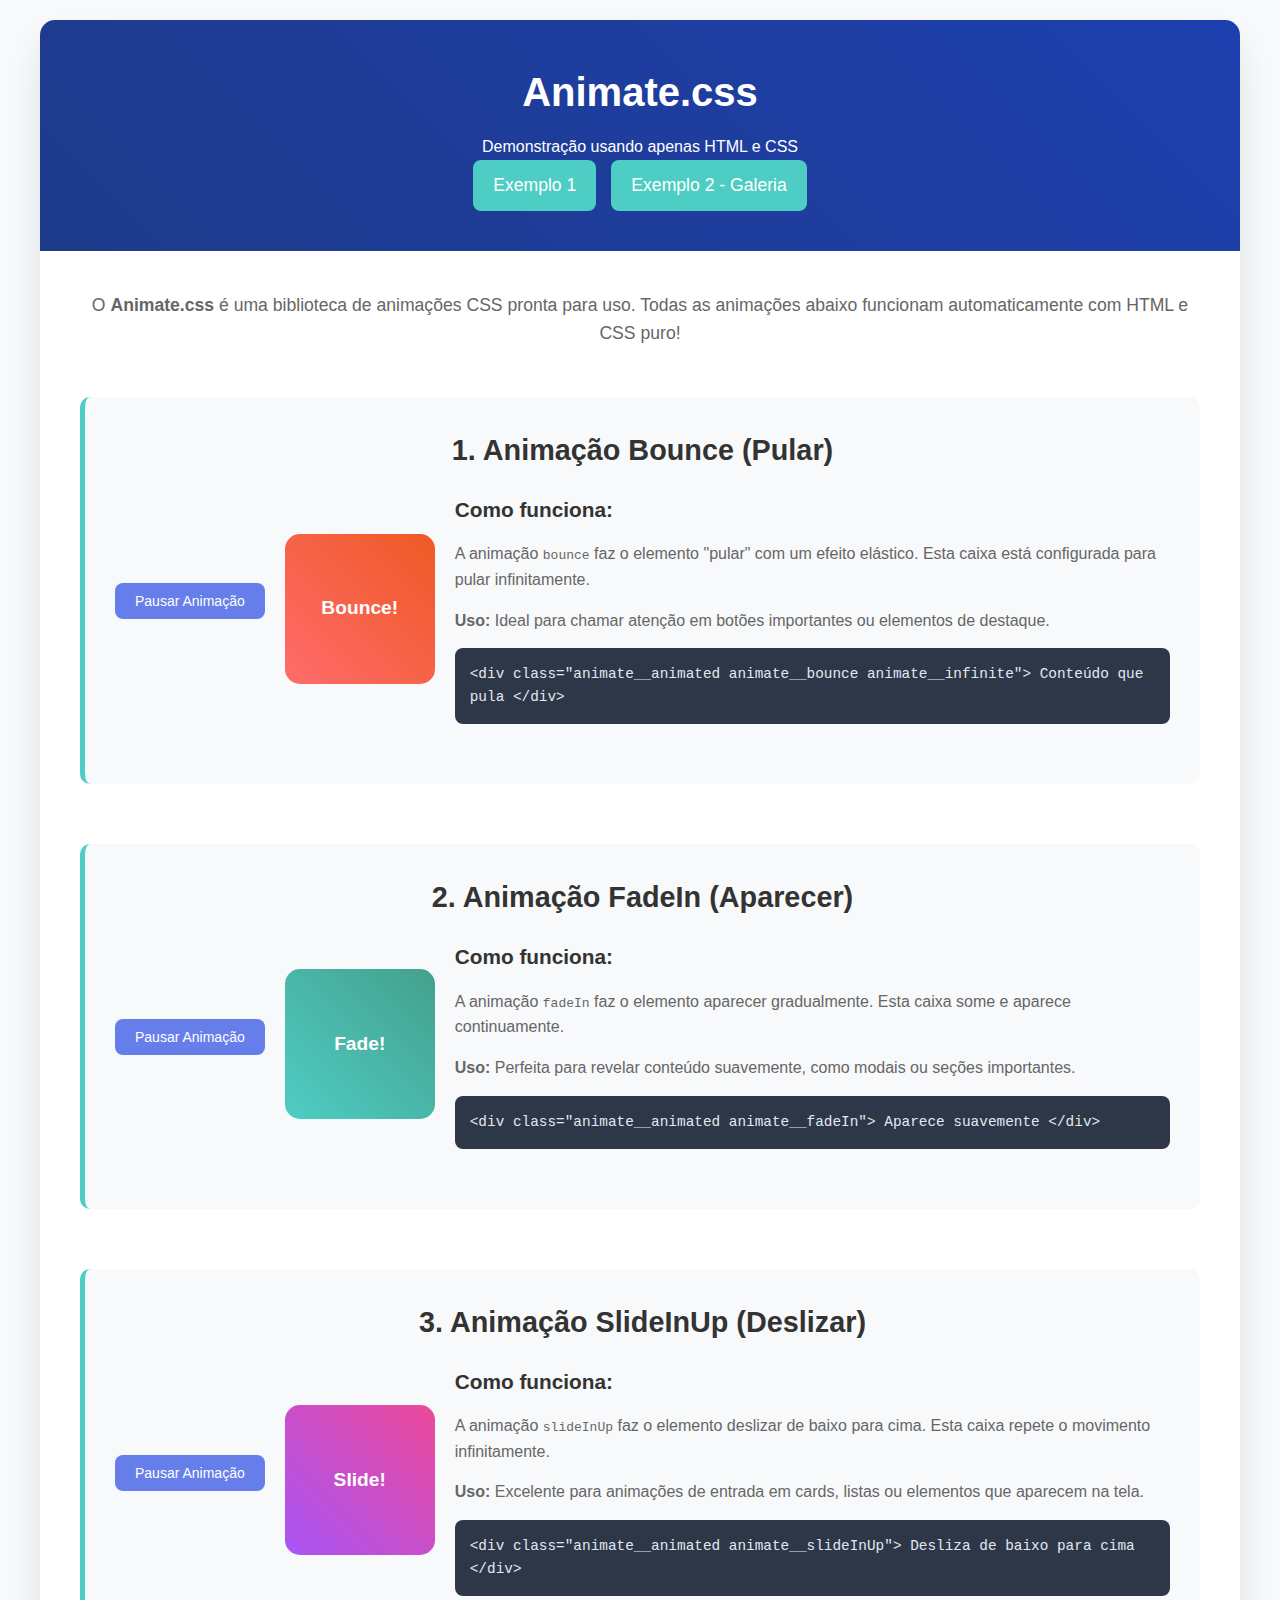
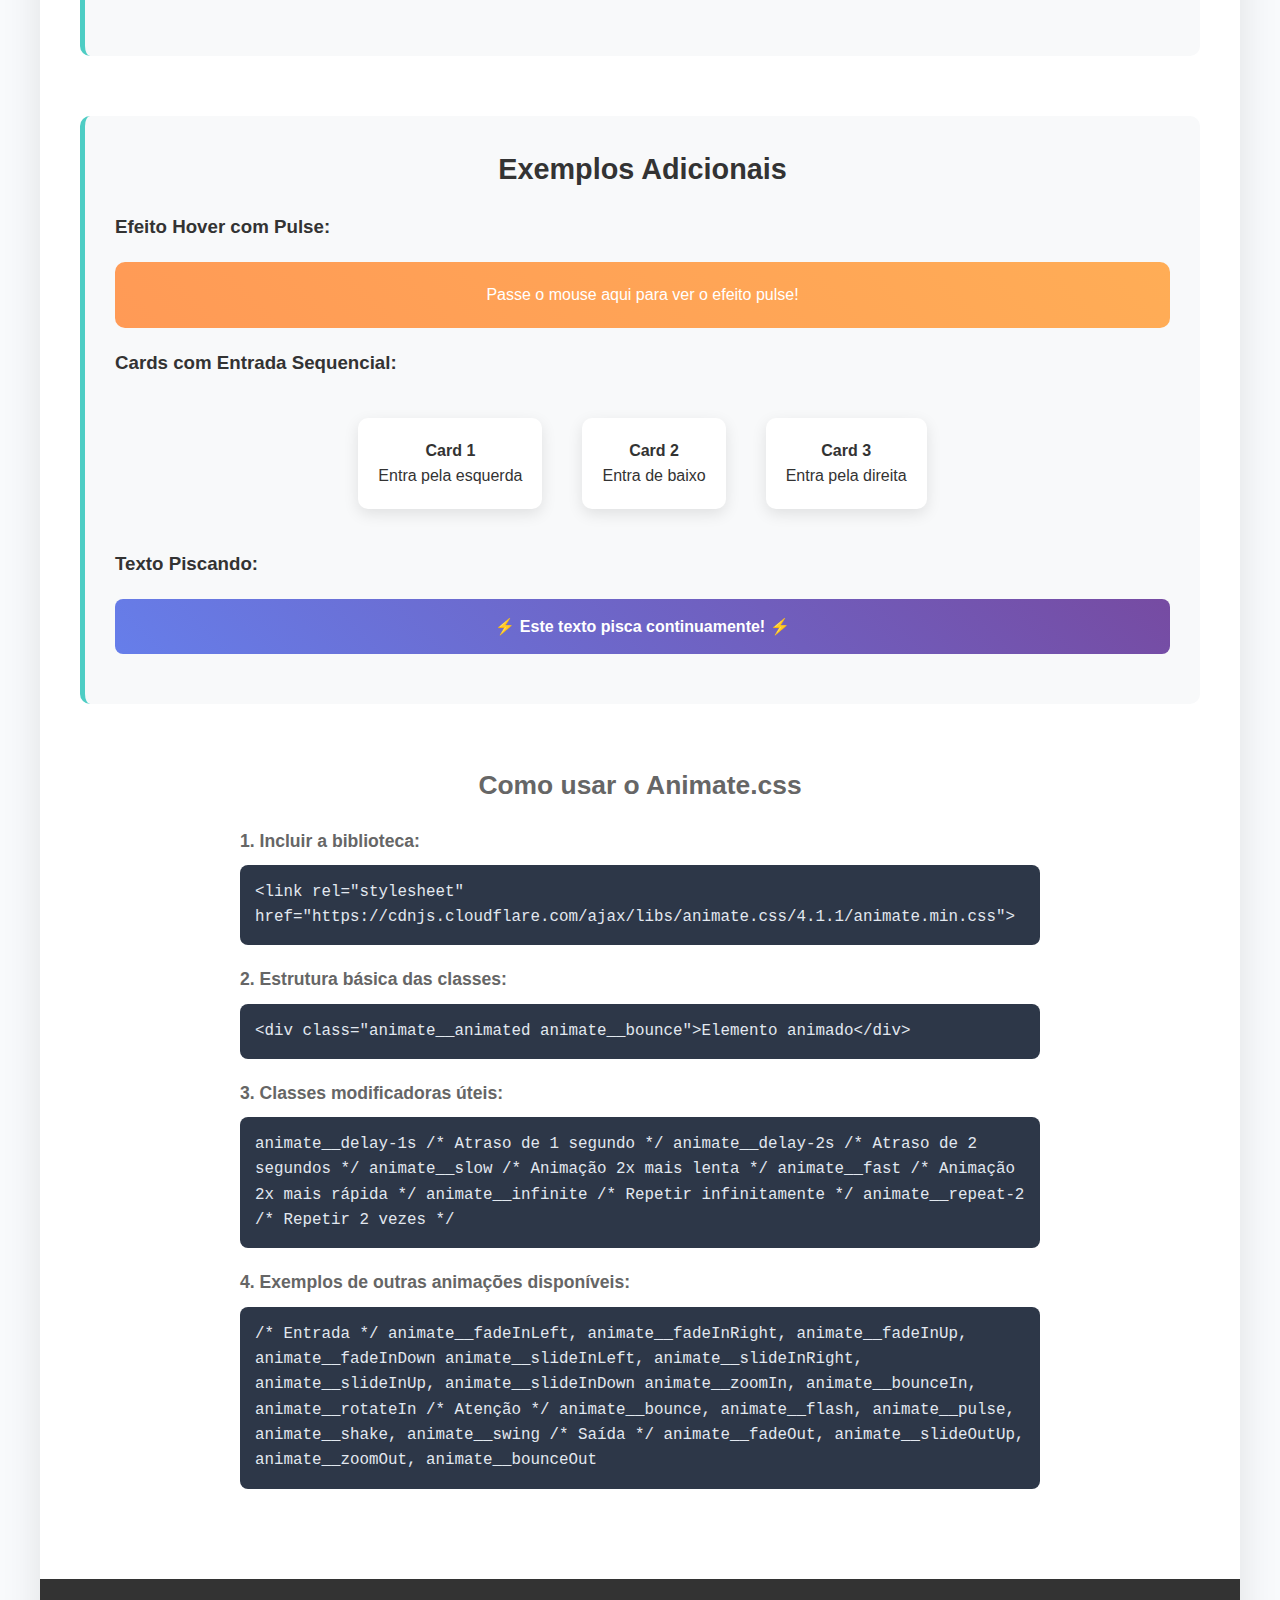
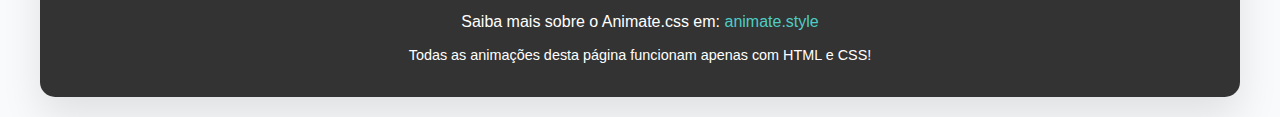
<file: index.html>
<!DOCTYPE html>
<html lang="pt-br">
  <head>
    <meta charset="UTF-8" />
    <meta name="viewport" content="width=device-width, initial-scale=1.0" />
    <title>Demonstração Animate.css - HTML/CSS</title>

    <!-- Preload crítico -->
    <link rel="preload" href="./assets/css/styles.css" as="style" />
    <link rel="stylesheet" href="./assets/css/styles.css" />

    <link
      rel="stylesheet"
      href="https://cdnjs.cloudflare.com/ajax/libs/animate.css/4.1.1/animate.min.css"
    />
  </head>
  <body>
    <div class="container">
      <header class="header animate__animated animate__fadeInDown">
        <h1>Animate.css</h1>
        <p>Demonstração usando apenas HTML e CSS</p>
        <div
          style="
            display: flex;
            gap: 15px;
            justify-content: center;
            flex-wrap: wrap;
          "
        >
          <button>
            <a href="pages/exemplo.html">Exemplo 1</a>
          </button>
          <button>
            <a href="pages/exemplo2.html">Exemplo 2 - Galeria</a>
          </button>
        </div>
      </header>

      <main class="content">
        <section
          class="intro animate__animated animate__fadeInUp animate__delay-1s"
        >
          <p>
            O <strong>Animate.css</strong> é uma biblioteca de animações CSS
            pronta para uso. Todas as animações abaixo funcionam automaticamente
            com HTML e CSS puro!
          </p>
        </section>

        <!-- Exemplo 1: Bounce -->
        <section
          class="demo-section animate__animated animate__fadeInLeft animate__delay-2s"
        >
          <h2 class="demo-title">1. Animação Bounce (Pular)</h2>
          <div class="demo-item">
            <div class="demo-controls">
              <button onclick="toggleAnimation(this)" data-target="bounce-demo">
                Pausar Animação
              </button>
            </div>
            <div
              id="bounce-demo"
              class="demo-box bounce-box animate__animated animate__bounce animate__infinite"
            >
              Bounce!
            </div>
            <div class="demo-description">
              <h3>Como funciona:</h3>
              <p>
                A animação <code>bounce</code> faz o elemento "pular" com um
                efeito elástico. Esta caixa está configurada para pular
                infinitamente.
              </p>
              <p>
                <strong>Uso:</strong> Ideal para chamar atenção em botões
                importantes ou elementos de destaque.
              </p>
              <div class="code-block">
                &lt;div class="animate__animated animate__bounce
                animate__infinite"&gt; Conteúdo que pula &lt;/div&gt;
              </div>
            </div>
          </div>
        </section>

        <!-- Exemplo 2: Fade -->
        <section
          class="demo-section animate__animated animate__fadeInRight animate__delay-3s"
        >
          <h2 class="demo-title">2. Animação FadeIn (Aparecer)</h2>
          <div class="demo-item">
            <div class="demo-controls">
              <button onclick="toggleAnimation(this)" data-target="fade-demo">
                Pausar Animação
              </button>
            </div>
            <div
              id="fade-demo"
              class="demo-box fade-box animate__animated animate__fadeIn animate__infinite"
            >
              Fade!
            </div>
            <div class="demo-description">
              <h3>Como funciona:</h3>
              <p>
                A animação <code>fadeIn</code> faz o elemento aparecer
                gradualmente. Esta caixa some e aparece continuamente.
              </p>
              <p>
                <strong>Uso:</strong> Perfeita para revelar conteúdo suavemente,
                como modais ou seções importantes.
              </p>
              <div class="code-block">
                &lt;div class="animate__animated animate__fadeIn"&gt; Aparece
                suavemente &lt;/div&gt;
              </div>
            </div>
          </div>
        </section>

        <!-- Exemplo 3: Slide -->
        <section
          class="demo-section animate__animated animate__fadeInUp animate__delay-4s"
        >
          <h2 class="demo-title">3. Animação SlideInUp (Deslizar)</h2>
          <div class="demo-item">
            <div class="demo-controls">
              <button onclick="toggleAnimation(this)" data-target="slide-demo">
                Pausar Animação
              </button>
            </div>
            <div
              id="slide-demo"
              class="demo-box slide-box animate__animated animate__slideInUp animate__infinite"
            >
              Slide!
            </div>
            <div class="demo-description">
              <h3>Como funciona:</h3>
              <p>
                A animação <code>slideInUp</code> faz o elemento deslizar de
                baixo para cima. Esta caixa repete o movimento infinitamente.
              </p>
              <p>
                <strong>Uso:</strong> Excelente para animações de entrada em
                cards, listas ou elementos que aparecem na tela.
              </p>
              <div class="code-block">
                &lt;div class="animate__animated animate__slideInUp"&gt; Desliza
                de baixo para cima &lt;/div&gt;
              </div>
            </div>
          </div>
        </section>

        <!-- Exemplos adicionais -->
        <section
          class="demo-section animate__animated animate__zoomIn animate__delay-5s"
        >
          <h2 class="demo-title">Exemplos Adicionais</h2>

          <h3>Efeito Hover com Pulse:</h3>
          <div class="hover-example">
            Passe o mouse aqui para ver o efeito pulse!
          </div>

          <h3>Cards com Entrada Sequencial:</h3>
          <div class="cards-container">
            <div class="card-example card-1">
              <h4>Card 1</h4>
              <p>Entra pela esquerda</p>
            </div>
            <div class="card-example card-2">
              <h4>Card 2</h4>
              <p>Entra de baixo</p>
            </div>
            <div class="card-example card-3">
              <h4>Card 3</h4>
              <p>Entra pela direita</p>
            </div>
          </div>

          <h3>Texto Piscando:</h3>
          <div
            class="blink-text animate__animated animate__flash animate__infinite"
          >
            ⚡ Este texto pisca continuamente! ⚡
          </div>
        </section>

        <section
          class="intro animate__animated animate__fadeIn animate__delay-6s"
        >
          <h2 style="margin-bottom: 20px">Como usar o Animate.css</h2>
          <div style="text-align: left; max-width: 800px; margin: 0 auto">
            <p><strong>1. Incluir a biblioteca:</strong></p>
            <div class="code-block">
              &lt;link rel="stylesheet"
              href="https://cdnjs.cloudflare.com/ajax/libs/animate.css/4.1.1/animate.min.css"&gt;
            </div>

            <p style="margin-top: 20px">
              <strong>2. Estrutura básica das classes:</strong>
            </p>
            <div class="code-block">
              &lt;div class="animate__animated animate__bounce"&gt;Elemento
              animado&lt;/div&gt;
            </div>

            <p style="margin-top: 20px">
              <strong>3. Classes modificadoras úteis:</strong>
            </p>
            <div class="code-block">
              animate__delay-1s /* Atraso de 1 segundo */ animate__delay-2s /*
              Atraso de 2 segundos */ animate__slow /* Animação 2x mais lenta */
              animate__fast /* Animação 2x mais rápida */ animate__infinite /*
              Repetir infinitamente */ animate__repeat-2 /* Repetir 2 vezes */
            </div>

            <p style="margin-top: 20px">
              <strong>4. Exemplos de outras animações disponíveis:</strong>
            </p>
            <div class="code-block">
              /* Entrada */ animate__fadeInLeft, animate__fadeInRight,
              animate__fadeInUp, animate__fadeInDown animate__slideInLeft,
              animate__slideInRight, animate__slideInUp, animate__slideInDown
              animate__zoomIn, animate__bounceIn, animate__rotateIn /* Atenção
              */ animate__bounce, animate__flash, animate__pulse,
              animate__shake, animate__swing /* Saída */ animate__fadeOut,
              animate__slideOutUp, animate__zoomOut, animate__bounceOut
            </div>
          </div>
        </section>
      </main>

      <footer class="footer">
        <p>
          Saiba mais sobre o Animate.css em:
          <a href="https://animate.style/" target="_blank">animate.style</a>
        </p>
        <p style="margin-top: 10px; font-size: 0.9em">
          Todas as animações desta página funcionam apenas com HTML e CSS!
        </p>
      </footer>
    </div>

    <script>
      function toggleAnimation(button) {
        const targetId = button.getAttribute("data-target");
        const element = document.getElementById(targetId);

        if (element.style.animationPlayState === "paused") {
          element.style.animationPlayState = "running";
          button.textContent = "Pausar Animação";
        } else {
          element.style.animationPlayState = "paused";
          button.textContent = "Retomar Animação";
        }
      }
    </script>
  </body>
</html>
</file>
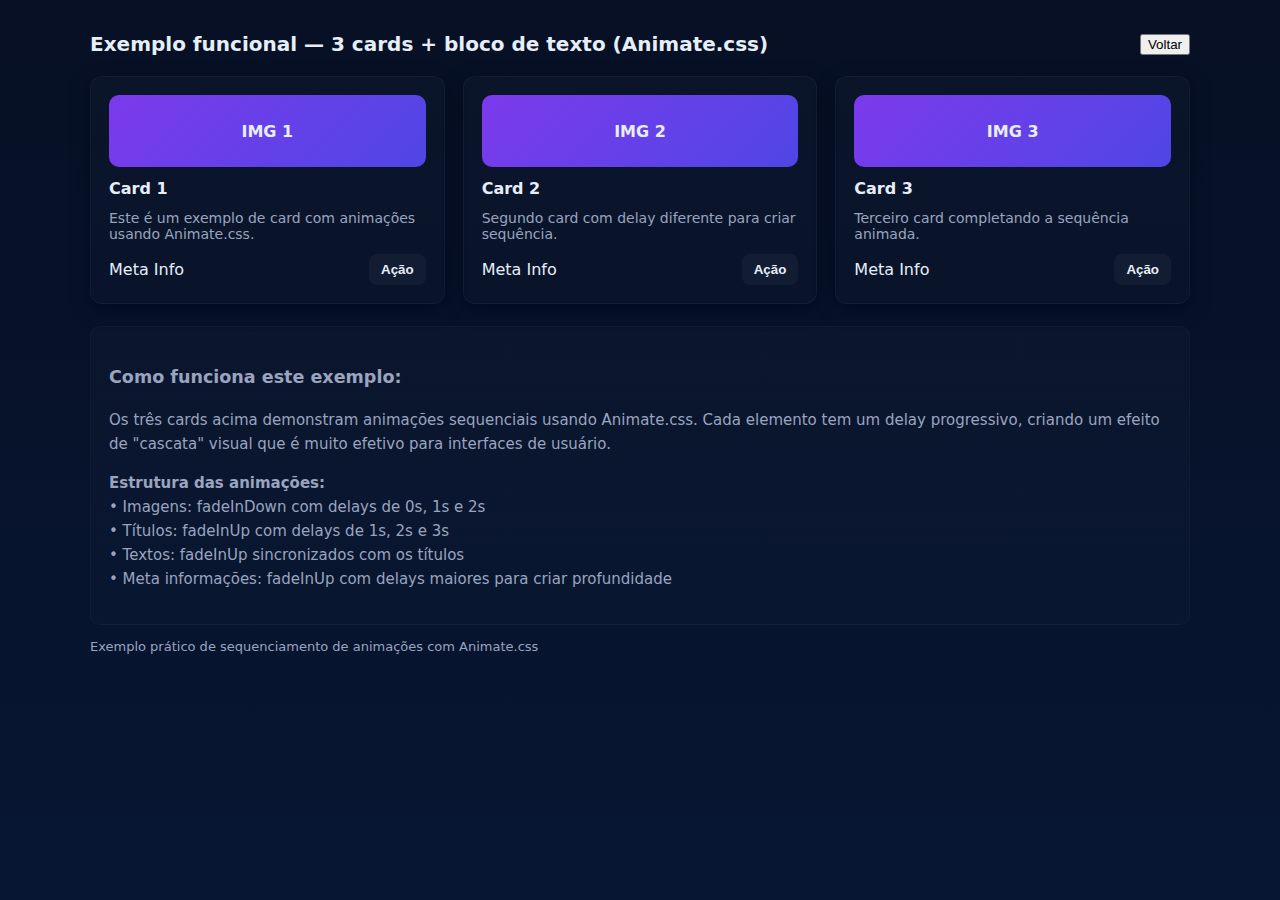
<file: pages/exemplo.html>
<!DOCTYPE html>
<html lang="pt-BR">
  <head>
    <meta charset="utf-8" />
    <meta name="viewport" content="width=device-width, initial-scale=1" />
    <title>Exemplo - 3 Cards com Animate.css</title>
    <!-- Animate.css CDN -->
    <link
      rel="stylesheet"
      href="https://cdn.jsdelivr.net/npm/animate.css@4.1.1/animate.min.css"
    />
    <style>
      :root {
        --bg: #0f172a;
        --card: #0b1220;
        --muted: #9aa4bf;
        --accent: #7c3aed;
        --glass: rgba(255, 255, 255, 0.04);
      }
      * {
        box-sizing: border-box;
      }
      body {
        margin: 0;
        font-family: Inter, system-ui, -apple-system, "Segoe UI", Roboto,
          "Helvetica Neue", Arial;
        background: linear-gradient(180deg, #071024 0%, #071633 100%);
        color: #e6eef8;
        padding: 32px;
        display: flex;
        align-items: flex-start;
        justify-content: center;
        min-height: 100vh;
      }
      .wrap {
        width: 100%;
        max-width: 1100px;
      }
      header {
        display: flex;
        align-items: center;
        gap: 16px;
        margin-bottom: 20px;
      }
      header h1 {
        font-size: 20px;
        margin: 0;
      }
      .grid {
        display: grid;
        grid-template-columns: repeat(auto-fit, minmax(240px, 1fr));
        gap: 18px;
        margin-bottom: 22px;
      }
      .card {
        background: linear-gradient(
          180deg,
          rgba(255, 255, 255, 0.02),
          rgba(255, 255, 255, 0.01)
        );
        border-radius: 12px;
        padding: 18px;
        box-shadow: 0 6px 18px rgba(2, 6, 23, 0.6);
        border: 1px solid rgba(255, 255, 255, 0.04);
        transition: transform 0.22s ease, box-shadow 0.22s;
        display: flex;
        flex-direction: column;
        gap: 12px;
        min-height: 160px;
      }
      .card:hover {
        transform: translateY(-6px);
        box-shadow: 0 12px 30px rgba(7, 10, 25, 0.7);
      }
      .card .thumb {
        height: 72px;
        border-radius: 10px;
        background: linear-gradient(135deg, var(--accent), #4f46e5);
        display: flex;
        align-items: center;
        justify-content: center;
        font-weight: 700;
      }
      .card h3 {
        margin: 0;
        font-size: 16px;
      }
      .card p {
        margin: 0;
        color: var(--muted);
        font-size: 14px;
      }
      .card .meta {
        display: flex;
        justify-content: space-between;
        align-items: center;
        margin-top: auto;
      }
      .btn {
        padding: 8px 12px;
        border-radius: 8px;
        border: none;
        background: var(--glass);
        color: inherit;
        cursor: pointer;
        font-weight: 600;
      }
      .text-block {
        background: linear-gradient(
          180deg,
          rgba(255, 255, 255, 0.02),
          rgba(255, 255, 255, 0.01)
        );
        border-radius: 10px;
        padding: 18px;
        border: 1px solid rgba(255, 255, 255, 0.03);
        color: var(--muted);
        line-height: 1.6;
        font-size: 15px;
      }
      footer {
        margin-top: 14px;
        color: var(--muted);
        font-size: 13px;
      }
      @media (max-width: 520px) {
        header h1 {
          font-size: 16px;
        }
      }

      /* Acessibilidade - Respeitar preferências de movimento reduzido */
      @media (prefers-reduced-motion: reduce) {
        .animate__animated {
          animation-duration: 0.01ms !important;
          animation-iteration-count: 1 !important;
          transition-duration: 0.01ms !important;
        }
      }
    </style>
  </head>
  <body>
    <div class="wrap">
      <header>
        <h1>Exemplo funcional — 3 cards + bloco de texto (Animate.css)</h1>
        <button style="margin-left: auto;">
          <a href="../index.html" style="color: inherit; text-decoration: none;">Voltar</a>
        </button>
      </header>

      <div class="grid">
        <div class="card">
          <div class="thumb animate__animated animate__fadeInDown">IMG 1</div>
          <h3 class="animate__animated animate__fadeInUp animate__delay-1s">
            Card 1
          </h3>
          <p class="animate__animated animate__fadeInUp animate__delay-1s">
            Este é um exemplo de card com animações usando Animate.css.
          </p>
          <div class="meta">
            <span class="animate__animated animate__fadeInUp animate__delay-2s"
              >Meta Info</span
            >
            <button
              class="btn animate__animated animate__fadeInUp animate__delay-2s"
            >
              Ação
            </button>
          </div>
        </div>

        <div class="card">
          <div class="thumb animate__animated animate__fadeInDown animate__delay-1s">IMG 2</div>
          <h3 class="animate__animated animate__fadeInUp animate__delay-2s">
            Card 2
          </h3>
          <p class="animate__animated animate__fadeInUp animate__delay-2s">
            Segundo card com delay diferente para criar sequência.
          </p>
          <div class="meta">
            <span class="animate__animated animate__fadeInUp animate__delay-3s"
              >Meta Info</span
            >
            <button
              class="btn animate__animated animate__fadeInUp animate__delay-3s"
            >
              Ação
            </button>
          </div>
        </div>

        <div class="card">
          <div class="thumb animate__animated animate__fadeInDown animate__delay-2s">IMG 3</div>
          <h3 class="animate__animated animate__fadeInUp animate__delay-3s">
            Card 3
          </h3>
          <p class="animate__animated animate__fadeInUp animate__delay-3s">
            Terceiro card completando a sequência animada.
          </p>
          <div class="meta">
            <span class="animate__animated animate__fadeInUp animate__delay-4s"
              >Meta Info</span
            >
            <button
              class="btn animate__animated animate__fadeInUp animate__delay-4s"
            >
              Ação
            </button>
          </div>
        </div>
      </div>

      <div class="text-block animate__animated animate__fadeIn animate__delay-5s">
        <h3>Como funciona este exemplo:</h3>
        <p>
          Os três cards acima demonstram animações sequenciais usando Animate.css. 
          Cada elemento tem um delay progressivo, criando um efeito de "cascata" 
          visual que é muito efetivo para interfaces de usuário.
        </p>
        <p>
          <strong>Estrutura das animações:</strong><br>
          • Imagens: fadeInDown com delays de 0s, 1s e 2s<br>
          • Títulos: fadeInUp com delays de 1s, 2s e 3s<br>
          • Textos: fadeInUp sincronizados com os títulos<br>
          • Meta informações: fadeInUp com delays maiores para criar profundidade
        </p>
      </div>

      <footer class="animate__animated animate__fadeIn animate__delay-6s">
        Exemplo prático de sequenciamento de animações com Animate.css
      </footer>
  </body>
</html>
</file>
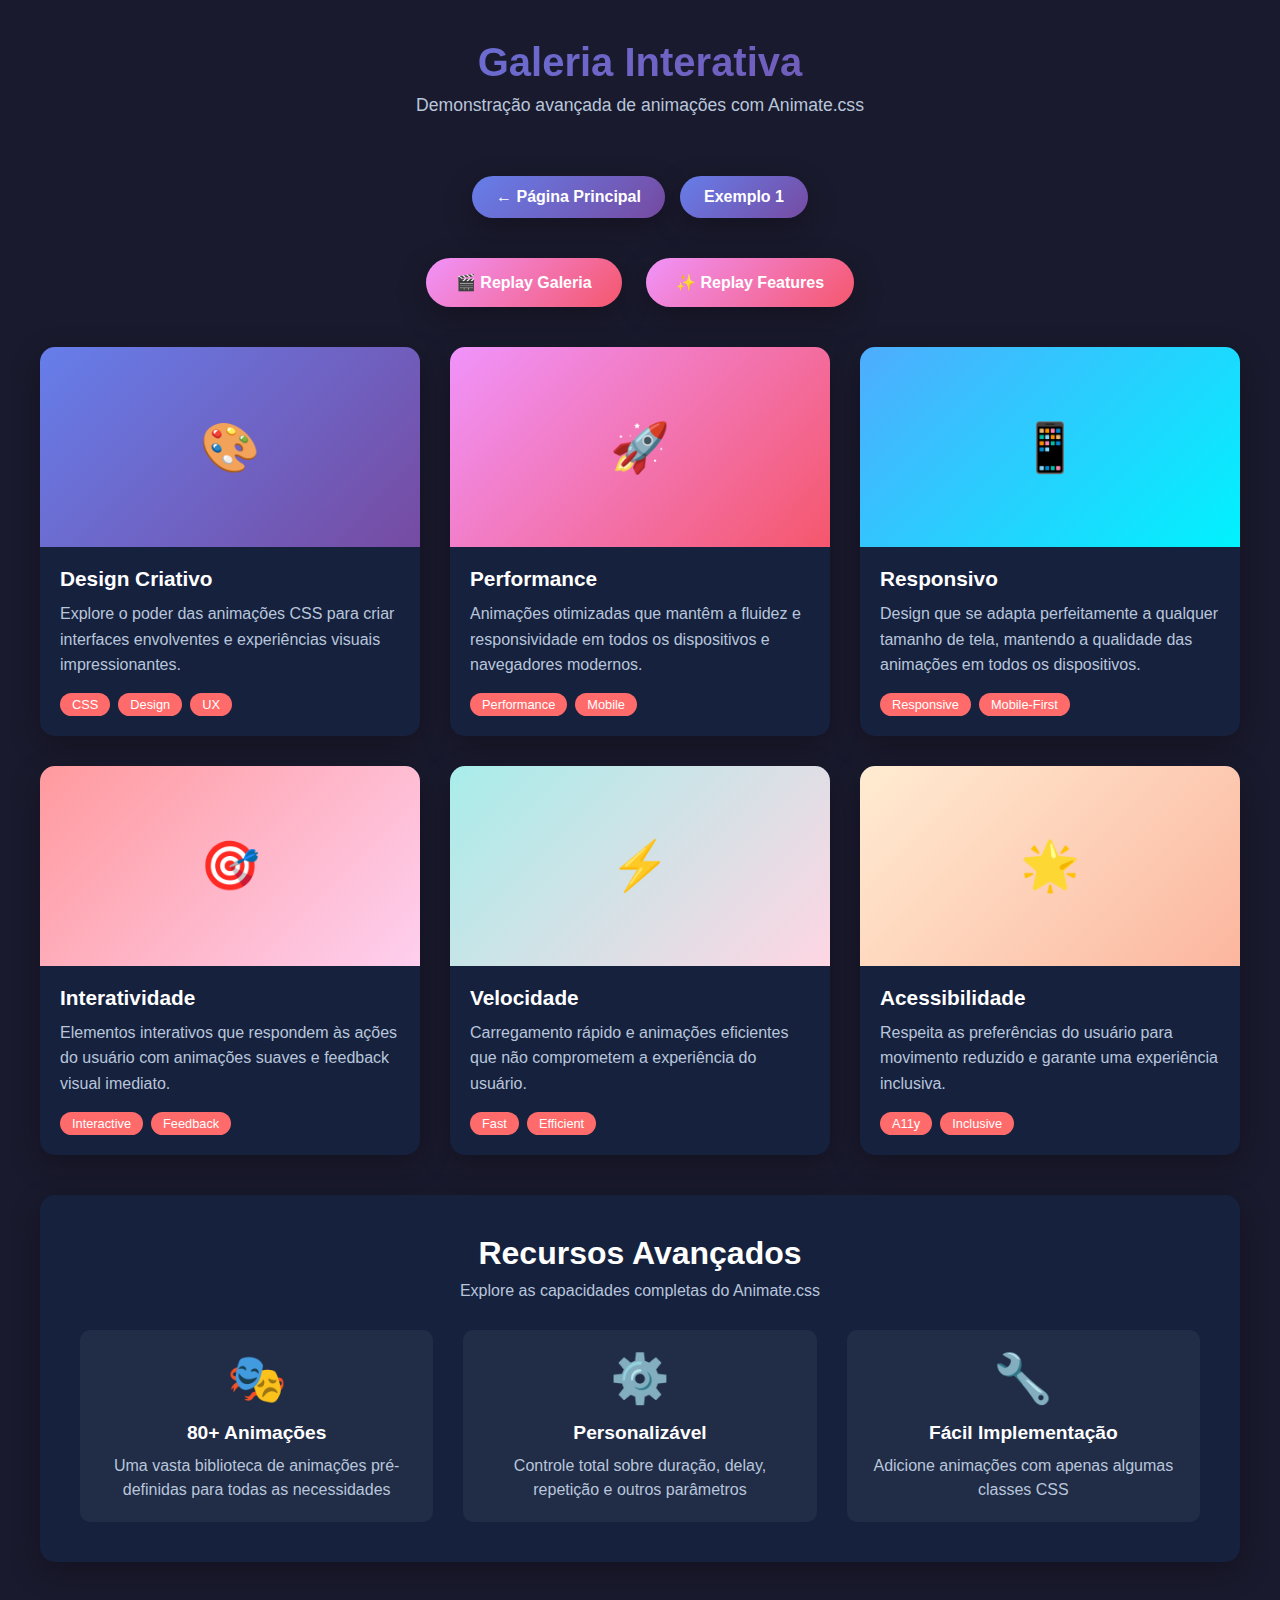
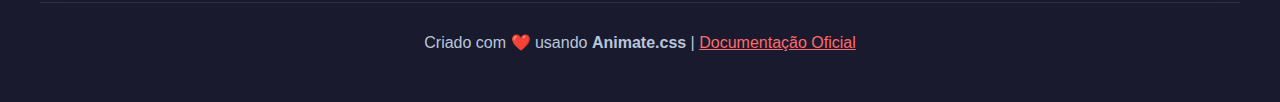
<file: pages/exemplo2.html>
<!DOCTYPE html>
<html lang="pt-BR">
  <head>
    <meta charset="utf-8" />
    <meta name="viewport" content="width=device-width, initial-scale=1" />
    <title>Exemplo 2 - Galeria Interativa com Animate.css</title>
    <!-- Animate.css CDN -->
    <link
      rel="stylesheet"
      href="https://cdn.jsdelivr.net/npm/animate.css@4.1.1/animate.min.css"
    />
    <style>
      :root {
        --primary-gradient: linear-gradient(135deg, #667eea 0%, #764ba2 100%);
        --secondary-gradient: linear-gradient(135deg, #f093fb 0%, #f5576c 100%);
        --tertiary-gradient: linear-gradient(135deg, #4facfe 0%, #00f2fe 100%);
        --dark-bg: #1a1a2e;
        --card-bg: #16213e;
        --text-primary: #ffffff;
        --text-secondary: #b8c6db;
        --accent: #ff6b6b;
        --shadow: 0 10px 30px rgba(0, 0, 0, 0.3);
      }

      * {
        box-sizing: border-box;
        margin: 0;
        padding: 0;
      }

      body {
        font-family: "Segoe UI", Tahoma, Geneva, Verdana, sans-serif;
        background: var(--dark-bg);
        color: var(--text-primary);
        min-height: 100vh;
        padding: 20px;
      }

      .container {
        max-width: 1200px;
        margin: 0 auto;
      }

      header {
        text-align: center;
        margin-bottom: 40px;
        padding: 20px;
      }

      header h1 {
        font-size: 2.5rem;
        background: var(--primary-gradient);
        -webkit-background-clip: text;
        -webkit-text-fill-color: transparent;
        background-clip: text;
        margin-bottom: 10px;
      }

      header p {
        color: var(--text-secondary);
        font-size: 1.1rem;
      }

      .nav-buttons {
        display: flex;
        justify-content: center;
        gap: 15px;
        margin-bottom: 40px;
      }

      .nav-button {
        padding: 12px 24px;
        background: var(--primary-gradient);
        color: white;
        text-decoration: none;
        border-radius: 25px;
        font-weight: 600;
        transition: all 0.3s ease;
        box-shadow: var(--shadow);
      }

      .nav-button:hover {
        transform: translateY(-3px);
        box-shadow: 0 15px 35px rgba(0, 0, 0, 0.4);
      }

      .gallery {
        display: grid;
        grid-template-columns: repeat(auto-fit, minmax(300px, 1fr));
        gap: 30px;
        margin-bottom: 40px;
      }

      .gallery-item {
        background: var(--card-bg);
        border-radius: 15px;
        overflow: hidden;
        box-shadow: var(--shadow);
        transition: transform 0.3s ease;
        cursor: pointer;
      }

      .gallery-item:hover {
        transform: translateY(-5px);
      }

      .gallery-image {
        height: 200px;
        background: var(--primary-gradient);
        display: flex;
        align-items: center;
        justify-content: center;
        font-size: 3rem;
        color: white;
        position: relative;
        overflow: hidden;
      }

      .gallery-image::before {
        content: "";
        position: absolute;
        top: 0;
        left: -100%;
        width: 100%;
        height: 100%;
        background: linear-gradient(
          90deg,
          transparent,
          rgba(255, 255, 255, 0.2),
          transparent
        );
        transition: left 0.5s;
      }

      .gallery-item:hover .gallery-image::before {
        left: 100%;
      }

      .gallery-content {
        padding: 20px;
      }

      .gallery-title {
        font-size: 1.3rem;
        margin-bottom: 10px;
        color: var(--text-primary);
      }

      .gallery-description {
        color: var(--text-secondary);
        line-height: 1.6;
        margin-bottom: 15px;
      }

      .gallery-tags {
        display: flex;
        gap: 8px;
        flex-wrap: wrap;
      }

      .tag {
        background: var(--accent);
        color: white;
        padding: 4px 12px;
        border-radius: 15px;
        font-size: 0.8rem;
        font-weight: 500;
      }

      .features-section {
        background: var(--card-bg);
        border-radius: 15px;
        padding: 40px;
        margin-bottom: 40px;
        box-shadow: var(--shadow);
      }

      .features-grid {
        display: grid;
        grid-template-columns: repeat(auto-fit, minmax(250px, 1fr));
        gap: 30px;
        margin-top: 30px;
      }

      .feature-item {
        text-align: center;
        padding: 20px;
        border-radius: 10px;
        background: rgba(255, 255, 255, 0.05);
      }

      .feature-icon {
        font-size: 3rem;
        margin-bottom: 15px;
        display: block;
      }

      .feature-title {
        font-size: 1.2rem;
        margin-bottom: 10px;
        color: var(--text-primary);
      }

      .feature-description {
        color: var(--text-secondary);
        line-height: 1.5;
      }

      .animation-controls {
        text-align: center;
        margin: 40px 0;
      }

      .control-button {
        background: var(--secondary-gradient);
        color: white;
        border: none;
        padding: 15px 30px;
        border-radius: 25px;
        font-size: 1rem;
        font-weight: 600;
        cursor: pointer;
        margin: 0 10px;
        transition: all 0.3s ease;
        box-shadow: var(--shadow);
      }

      .control-button:hover {
        transform: translateY(-2px);
        box-shadow: 0 15px 35px rgba(0, 0, 0, 0.4);
      }

      footer {
        text-align: center;
        padding: 30px;
        color: var(--text-secondary);
        border-top: 1px solid rgba(255, 255, 255, 0.1);
      }

      /* Animações customizadas */
      .fade-in-sequence .gallery-item:nth-child(1) {
        animation-delay: 0.2s;
      }
      .fade-in-sequence .gallery-item:nth-child(2) {
        animation-delay: 0.4s;
      }
      .fade-in-sequence .gallery-item:nth-child(3) {
        animation-delay: 0.6s;
      }
      .fade-in-sequence .gallery-item:nth-child(4) {
        animation-delay: 0.8s;
      }
      .fade-in-sequence .gallery-item:nth-child(5) {
        animation-delay: 1s;
      }
      .fade-in-sequence .gallery-item:nth-child(6) {
        animation-delay: 1.2s;
      }

      /* Acessibilidade */
      @media (prefers-reduced-motion: reduce) {
        .animate__animated {
          animation-duration: 0.01ms !important;
          animation-iteration-count: 1 !important;
          transition-duration: 0.01ms !important;
        }
      }

      @media (max-width: 768px) {
        header h1 {
          font-size: 2rem;
        }

        .nav-buttons {
          flex-direction: column;
          align-items: center;
        }

        .gallery {
          grid-template-columns: 1fr;
        }

        .features-section {
          padding: 20px;
        }
      }
    </style>
  </head>
  <body>
    <div class="container">
      <header class="animate__animated animate__fadeInDown">
        <h1>Galeria Interativa</h1>
        <p>Demonstração avançada de animações com Animate.css</p>
      </header>

      <div
        class="nav-buttons animate__animated animate__fadeInUp animate__delay-1s"
      >
        <a href="../index.html" class="nav-button">← Página Principal</a>
        <a href="exemplo.html" class="nav-button">Exemplo 1</a>
      </div>

      <div
        class="animation-controls animate__animated animate__fadeIn animate__delay-2s"
      >
        <button class="control-button" onclick="replayGalleryAnimation()">
          🎬 Replay Galeria
        </button>
        <button class="control-button" onclick="replayFeatureAnimation()">
          ✨ Replay Features
        </button>
      </div>

      <div class="gallery fade-in-sequence" id="gallery">
        <div class="gallery-item animate__animated animate__zoomIn">
          <div
            class="gallery-image"
            style="background: var(--primary-gradient)"
          >
            🎨
          </div>
          <div class="gallery-content">
            <h3 class="gallery-title">Design Criativo</h3>
            <p class="gallery-description">
              Explore o poder das animações CSS para criar interfaces
              envolventes e experiências visuais impressionantes.
            </p>
            <div class="gallery-tags">
              <span class="tag">CSS</span>
              <span class="tag">Design</span>
              <span class="tag">UX</span>
            </div>
          </div>
        </div>

        <div class="gallery-item animate__animated animate__slideInLeft">
          <div
            class="gallery-image"
            style="background: var(--secondary-gradient)"
          >
            🚀
          </div>
          <div class="gallery-content">
            <h3 class="gallery-title">Performance</h3>
            <p class="gallery-description">
              Animações otimizadas que mantêm a fluidez e responsividade em
              todos os dispositivos e navegadores modernos.
            </p>
            <div class="gallery-tags">
              <span class="tag">Performance</span>
              <span class="tag">Mobile</span>
            </div>
          </div>
        </div>

        <div class="gallery-item animate__animated animate__slideInRight">
          <div
            class="gallery-image"
            style="background: var(--tertiary-gradient)"
          >
            📱
          </div>
          <div class="gallery-content">
            <h3 class="gallery-title">Responsivo</h3>
            <p class="gallery-description">
              Design que se adapta perfeitamente a qualquer tamanho de tela,
              mantendo a qualidade das animações em todos os dispositivos.
            </p>
            <div class="gallery-tags">
              <span class="tag">Responsive</span>
              <span class="tag">Mobile-First</span>
            </div>
          </div>
        </div>

        <div class="gallery-item animate__animated animate__bounceInUp">
          <div
            class="gallery-image"
            style="
              background: linear-gradient(135deg, #ff9a9e 0%, #fecfef 100%);
            "
          >
            🎯
          </div>
          <div class="gallery-content">
            <h3 class="gallery-title">Interatividade</h3>
            <p class="gallery-description">
              Elementos interativos que respondem às ações do usuário com
              animações suaves e feedback visual imediato.
            </p>
            <div class="gallery-tags">
              <span class="tag">Interactive</span>
              <span class="tag">Feedback</span>
            </div>
          </div>
        </div>

        <div class="gallery-item animate__animated animate__flipInX">
          <div
            class="gallery-image"
            style="
              background: linear-gradient(135deg, #a8edea 0%, #fed6e3 100%);
            "
          >
            ⚡
          </div>
          <div class="gallery-content">
            <h3 class="gallery-title">Velocidade</h3>
            <p class="gallery-description">
              Carregamento rápido e animações eficientes que não comprometem a
              experiência do usuário.
            </p>
            <div class="gallery-tags">
              <span class="tag">Fast</span>
              <span class="tag">Efficient</span>
            </div>
          </div>
        </div>

        <div class="gallery-item animate__animated animate__rotateIn">
          <div
            class="gallery-image"
            style="
              background: linear-gradient(135deg, #ffecd2 0%, #fcb69f 100%);
            "
          >
            🌟
          </div>
          <div class="gallery-content">
            <h3 class="gallery-title">Acessibilidade</h3>
            <p class="gallery-description">
              Respeita as preferências do usuário para movimento reduzido e
              garante uma experiência inclusiva.
            </p>
            <div class="gallery-tags">
              <span class="tag">A11y</span>
              <span class="tag">Inclusive</span>
            </div>
          </div>
        </div>
      </div>

      <section
        class="features-section animate__animated animate__fadeInUp animate__delay-3s"
      >
        <h2 style="text-align: center; margin-bottom: 10px; font-size: 2rem">
          Recursos Avançados
        </h2>
        <p
          style="
            text-align: center;
            color: var(--text-secondary);
            margin-bottom: 30px;
          "
        >
          Explore as capacidades completas do Animate.css
        </p>

        <div class="features-grid" id="features">
          <div class="feature-item animate__animated animate__fadeInLeft">
            <span class="feature-icon">🎭</span>
            <h3 class="feature-title">80+ Animações</h3>
            <p class="feature-description">
              Uma vasta biblioteca de animações pré-definidas para todas as
              necessidades
            </p>
          </div>

          <div
            class="feature-item animate__animated animate__fadeInUp animate__delay-1s"
          >
            <span class="feature-icon">⚙️</span>
            <h3 class="feature-title">Personalizável</h3>
            <p class="feature-description">
              Controle total sobre duração, delay, repetição e outros parâmetros
            </p>
          </div>

          <div
            class="feature-item animate__animated animate__fadeInRight animate__delay-2s"
          >
            <span class="feature-icon">🔧</span>
            <h3 class="feature-title">Fácil Implementação</h3>
            <p class="feature-description">
              Adicione animações com apenas algumas classes CSS
            </p>
          </div>
        </div>
      </section>

      <footer class="animate__animated animate__fadeIn animate__delay-4s">
        <p>
          Criado com ❤️ usando <strong>Animate.css</strong> |
          <a
            href="https://animate.style/"
            target="_blank"
            style="color: var(--accent)"
          >
            Documentação Oficial
          </a>
        </p>
      </footer>
    </div>

    <script>
      function replayGalleryAnimation() {
        const gallery = document.getElementById("gallery");
        const items = gallery.querySelectorAll(".gallery-item");

        // Remove todas as classes de animação
        items.forEach((item) => {
          item.classList.remove(
            "animate__animated",
            "animate__zoomIn",
            "animate__slideInLeft",
            "animate__slideInRight",
            "animate__bounceInUp",
            "animate__flipInX",
            "animate__rotateIn"
          );
        });

        // Força reflow
        gallery.offsetHeight;

        // Adiciona as animações de volta com delay
        setTimeout(() => {
          items[0].classList.add("animate__animated", "animate__zoomIn");
          setTimeout(
            () =>
              items[1].classList.add(
                "animate__animated",
                "animate__slideInLeft"
              ),
            200
          );
          setTimeout(
            () =>
              items[2].classList.add(
                "animate__animated",
                "animate__slideInRight"
              ),
            400
          );
          setTimeout(
            () =>
              items[3].classList.add(
                "animate__animated",
                "animate__bounceInUp"
              ),
            600
          );
          setTimeout(
            () =>
              items[4].classList.add("animate__animated", "animate__flipInX"),
            800
          );
          setTimeout(
            () =>
              items[5].classList.add("animate__animated", "animate__rotateIn"),
            1000
          );
        }, 100);
      }

      function replayFeatureAnimation() {
        const features = document.getElementById("features");
        const items = features.querySelectorAll(".feature-item");

        // Remove animações
        items.forEach((item) => {
          item.classList.remove(
            "animate__animated",
            "animate__fadeInLeft",
            "animate__fadeInUp",
            "animate__fadeInRight"
          );
        });

        // Força reflow
        features.offsetHeight;

        // Adiciona animações de volta
        setTimeout(() => {
          items[0].classList.add("animate__animated", "animate__fadeInLeft");
          setTimeout(
            () =>
              items[1].classList.add("animate__animated", "animate__fadeInUp"),
            300
          );
          setTimeout(
            () =>
              items[2].classList.add(
                "animate__animated",
                "animate__fadeInRight"
              ),
            600
          );
        }, 100);
      }

      // Adiciona efeito de hover com animação
      document.querySelectorAll(".gallery-item").forEach((item) => {
        item.addEventListener("mouseenter", function () {
          if (!this.classList.contains("animate__pulse")) {
            this.classList.add("animate__animated", "animate__pulse");
            setTimeout(() => {
              this.classList.remove("animate__animated", "animate__pulse");
            }, 1000);
          }
        });
      });
    </script>
  </body>
</html>
</file>
<file: assets/css/styles.css>
:root {
  /* Cores principais! */
  --primary-purple: #667eea;
  --primary-blue: #764ba2;
  --dark-blue: #1e3a8a;
  --darker-blue: #1e40af;
  --off-white: #f8fafc;
  --accent-red: #ff6b6b;
  --accent-teal: #4ecdc4;
  --accent-orange: #ff9a56;
  --accent-pink: #a855f7;
  --accent-magenta: #ec4899;

  /* Cores de fundo */
  --bg-gradient: var(--off-white);
  --header-gradient: linear-gradient(
    45deg,
    var(--dark-blue),
    var(--darker-blue)
  );
  --bounce-gradient: linear-gradient(45deg, var(--accent-red), #ee5a24);
  --fade-gradient: linear-gradient(45deg, var(--accent-teal), #44a08d);
  --slide-gradient: linear-gradient(
    45deg,
    var(--accent-pink),
    var(--accent-magenta)
  );
  --hover-gradient: linear-gradient(45deg, var(--accent-orange), #ffad56);
  --blink-gradient: linear-gradient(
    45deg,
    var(--primary-purple),
    var(--primary-blue)
  );

  /* Cores de texto */
  --text-primary: #333;
  --text-secondary: #666;
  --text-white: white;
  --text-light: #e2e8f0;

  /* Cores de fundo de elementos */
  --bg-white: white;
  --bg-light: #f8f9fa;
  --bg-dark: #333;
  --bg-code: #2d3748;

  /* Espaçamentos */
  --spacing-xs: 10px;
  --spacing-sm: 15px;
  --spacing-md: 20px;
  --spacing-lg: 30px;
  --spacing-xl: 40px;
  --spacing-xxl: 50px;
  --spacing-xxxl: 60px;

  /* Bordas e raios */
  --border-radius-sm: 8px;
  --border-radius-md: 10px;
  --border-radius-lg: 15px;
  --border-accent: 5px solid var(--accent-teal);

  /* Sombras */
  --shadow-light: 0 5px 15px rgba(0, 0, 0, 0.1);
  --shadow-heavy: 0 20px 40px rgba(0, 0, 0, 0.1);

  /* Tipografia */
  --font-primary: "Arial", sans-serif;
  --font-mono: "Courier New", monospace;
  --font-size-xs: 0.9em;
  --font-size-sm: 1em;
  --font-size-md: 1.1em;
  --font-size-lg: 1.2em;
  --font-size-xl: 1.3em;
  --font-size-xxl: 1.8em;
  --font-size-xxxl: 2.5em;
  --font-size-mobile: 2em;
  --line-height: 1.6;

  /* Dimensões */
  --container-max-width: 1200px;
  --demo-box-size: 150px;
  --demo-description-min-width: 300px;

  /* Transições e animações */
  --transition-fast: 0.3s ease;
  --animation-duration-short: 1s;
  --animation-duration-medium: 2s;
  --animation-duration-long: 3s;
  --animation-delay-short: 0.3s;
  --animation-delay-medium: 0.5s;
  --animation-delay-long: 1s;
  --animation-delay-extra-long: 1.5s;

  /* Breakpoints */
  --mobile-breakpoint: 768px;
}

* {
  margin: 0;
  padding: 0;
  box-sizing: border-box;
}

body {
  font-family: var(--font-primary);
  line-height: var(--line-height);
  color: var(--text-primary);
  background: var(--bg-gradient);
  min-height: 100vh;
  padding: var(--spacing-md);
}

.container {
  max-width: var(--container-max-width);
  margin: 0 auto;
  background: var(--bg-white);
  border-radius: var(--border-radius-lg);
  box-shadow: var(--shadow-heavy);
  overflow: hidden;
}

.header {
  background: var(--header-gradient);
  color: var(--text-white);
  padding: var(--spacing-xl);
  text-align: center;
}

.header h1 {
  font-size: var(--font-size-xxxl);
  margin-bottom: var(--spacing-xs);
}
button {
  background: var(--accent-teal);
  color: var(--text-white);
  border: none;
  padding: var(--spacing-sm) var(--spacing-md);
  border-radius: var(--border-radius-sm);
  font-size: var(--font-size-md);
  cursor: pointer;
  transition: background var(--transition-fast);
}
button a {
  color: var(--text-white);
  text-decoration: none;
}
button:hover {
  background: var(--accent-orange);
}

.content {
  padding: var(--spacing-xl);
}

.intro {
  text-align: center;
  margin-bottom: var(--spacing-xxl);
  font-size: var(--font-size-md);
  color: var(--text-secondary);
}

.demo-section {
  margin-bottom: var(--spacing-xxxl);
  padding: var(--spacing-lg);
  border-radius: var(--border-radius-md);
  background: var(--bg-light);
  border-left: var(--border-accent);
}

.demo-title {
  font-size: var(--font-size-xxl);
  color: var(--text-primary);
  margin-bottom: var(--spacing-md);
  text-align: center;
}

.demo-item {
  display: flex;
  align-items: center;
  justify-content: space-between;
  margin-bottom: var(--spacing-lg);
  flex-wrap: wrap;
  gap: var(--spacing-md);
}

.demo-box {
  width: var(--demo-box-size);
  height: var(--demo-box-size);
  border-radius: var(--border-radius-lg);
  display: flex;
  align-items: center;
  justify-content: center;
  color: var(--text-white);
  font-weight: bold;
  font-size: var(--font-size-lg);
  cursor: pointer;
  transition: transform var(--transition-fast);
}

.demo-box:hover {
  transform: scale(1.05);
}

.bounce-box {
  background: var(--bounce-gradient);
  animation: bounce var(--animation-duration-medium) infinite;
  animation-delay: var(--animation-delay-medium);
}

.fade-box {
  background: var(--fade-gradient);
  animation: fadeIn var(--animation-duration-long) infinite;
  animation-delay: var(--animation-delay-long);
}

.slide-box {
  background: var(--slide-gradient);
  animation: slideInUp var(--animation-duration-medium) infinite;
  animation-delay: var(--animation-delay-extra-long);
}

.demo-description {
  flex: 1;
  min-width: var(--demo-description-min-width);
}

.demo-description h3 {
  color: var(--text-primary);
  margin-bottom: var(--spacing-sm);
  font-size: var(--font-size-xl);
}

.demo-description p {
  color: var(--text-secondary);
  line-height: var(--line-height);
  margin-bottom: var(--spacing-sm);
}

.code-block {
  background: var(--bg-code);
  color: var(--text-light);
  padding: var(--spacing-sm);
  border-radius: var(--border-radius-sm);
  font-family: var(--font-mono);
  font-size: var(--font-size-xs);
  overflow-x: auto;
  margin-top: var(--spacing-xs);
}

.footer {
  background: var(--bg-dark);
  color: var(--text-white);
  text-align: center;
  padding: var(--spacing-lg);
}

.footer a {
  color: var(--accent-teal);
  text-decoration: none;
}

.footer a:hover {
  text-decoration: underline;
}

/* Exemplos de hover com animações */
.hover-example {
  background: var(--hover-gradient);
  color: var(--text-white);
  padding: var(--spacing-md);
  border-radius: var(--border-radius-md);
  text-align: center;
  margin: var(--spacing-md) 0;
  cursor: pointer;
  transition: all var(--transition-fast);
}

.hover-example:hover {
  animation: pulse var(--animation-duration-short);
}

/* Cards que aparecem com delay */
.card-example {
  background: var(--bg-white);
  padding: var(--spacing-md);
  margin: var(--spacing-xs);
  border-radius: var(--border-radius-md);
  box-shadow: var(--shadow-light);
  text-align: center;
}

.card-1 {
  animation: fadeInLeft var(--animation-duration-short) ease-out;
}

.card-2 {
  animation: fadeInUp var(--animation-duration-short) ease-out;
  animation-delay: var(--animation-delay-short);
  animation-fill-mode: both;
}

.card-3 {
  animation: fadeInRight var(--animation-duration-short) ease-out;
  animation-delay: var(--animation-delay-medium);
  animation-fill-mode: both;
}

.cards-container {
  display: flex;
  gap: var(--spacing-md);
  margin: var(--spacing-lg) 0;
  flex-wrap: wrap;
  justify-content: center;
}

/* Texto que pisca */
.blink-text {
  animation: flash var(--animation-duration-medium) infinite;
  background: var(--blink-gradient);
  color: var(--text-white);
  padding: var(--spacing-sm);
  border-radius: var(--border-radius-sm);
  text-align: center;
  margin: var(--spacing-md) 0;
  font-weight: bold;
}

@media (max-width: 768px) {
  .demo-item {
    flex-direction: column;
    text-align: center;
  }

  .header h1 {
    font-size: var(--font-size-mobile);
  }

  .content {
    padding: var(--spacing-md);
  }

  .cards-container {
    flex-direction: column;
  }
}

/* Controles de animação */
.demo-controls {
  margin-bottom: var(--spacing-sm);
  text-align: center;
}

.demo-controls button {
  background: var(--primary-purple);
  color: var(--text-white);
  border: none;
  padding: var(--spacing-xs) var(--spacing-md);
  border-radius: var(--border-radius-sm);
  cursor: pointer;
  font-size: 14px;
  transition: all 0.3s ease;
  box-shadow: var(--shadow-sm);
}

.demo-controls button:hover {
  background: var(--primary-blue);
  transform: translateY(-2px);
  box-shadow: var(--shadow-md);
}

.demo-controls button:active {
  transform: translateY(0);
}

/* Acessibilidade - Respeitar preferências de movimento reduzido */
@media (prefers-reduced-motion: reduce) {
  .animate__animated {
    animation-duration: 0.01ms !important;
    animation-iteration-count: 1 !important;
    transition-duration: 0.01ms !important;
  }

  .hover-example:hover {
    animation: none !important;
  }

  .demo-box {
    animation: none !important;
  }
}
</file>
